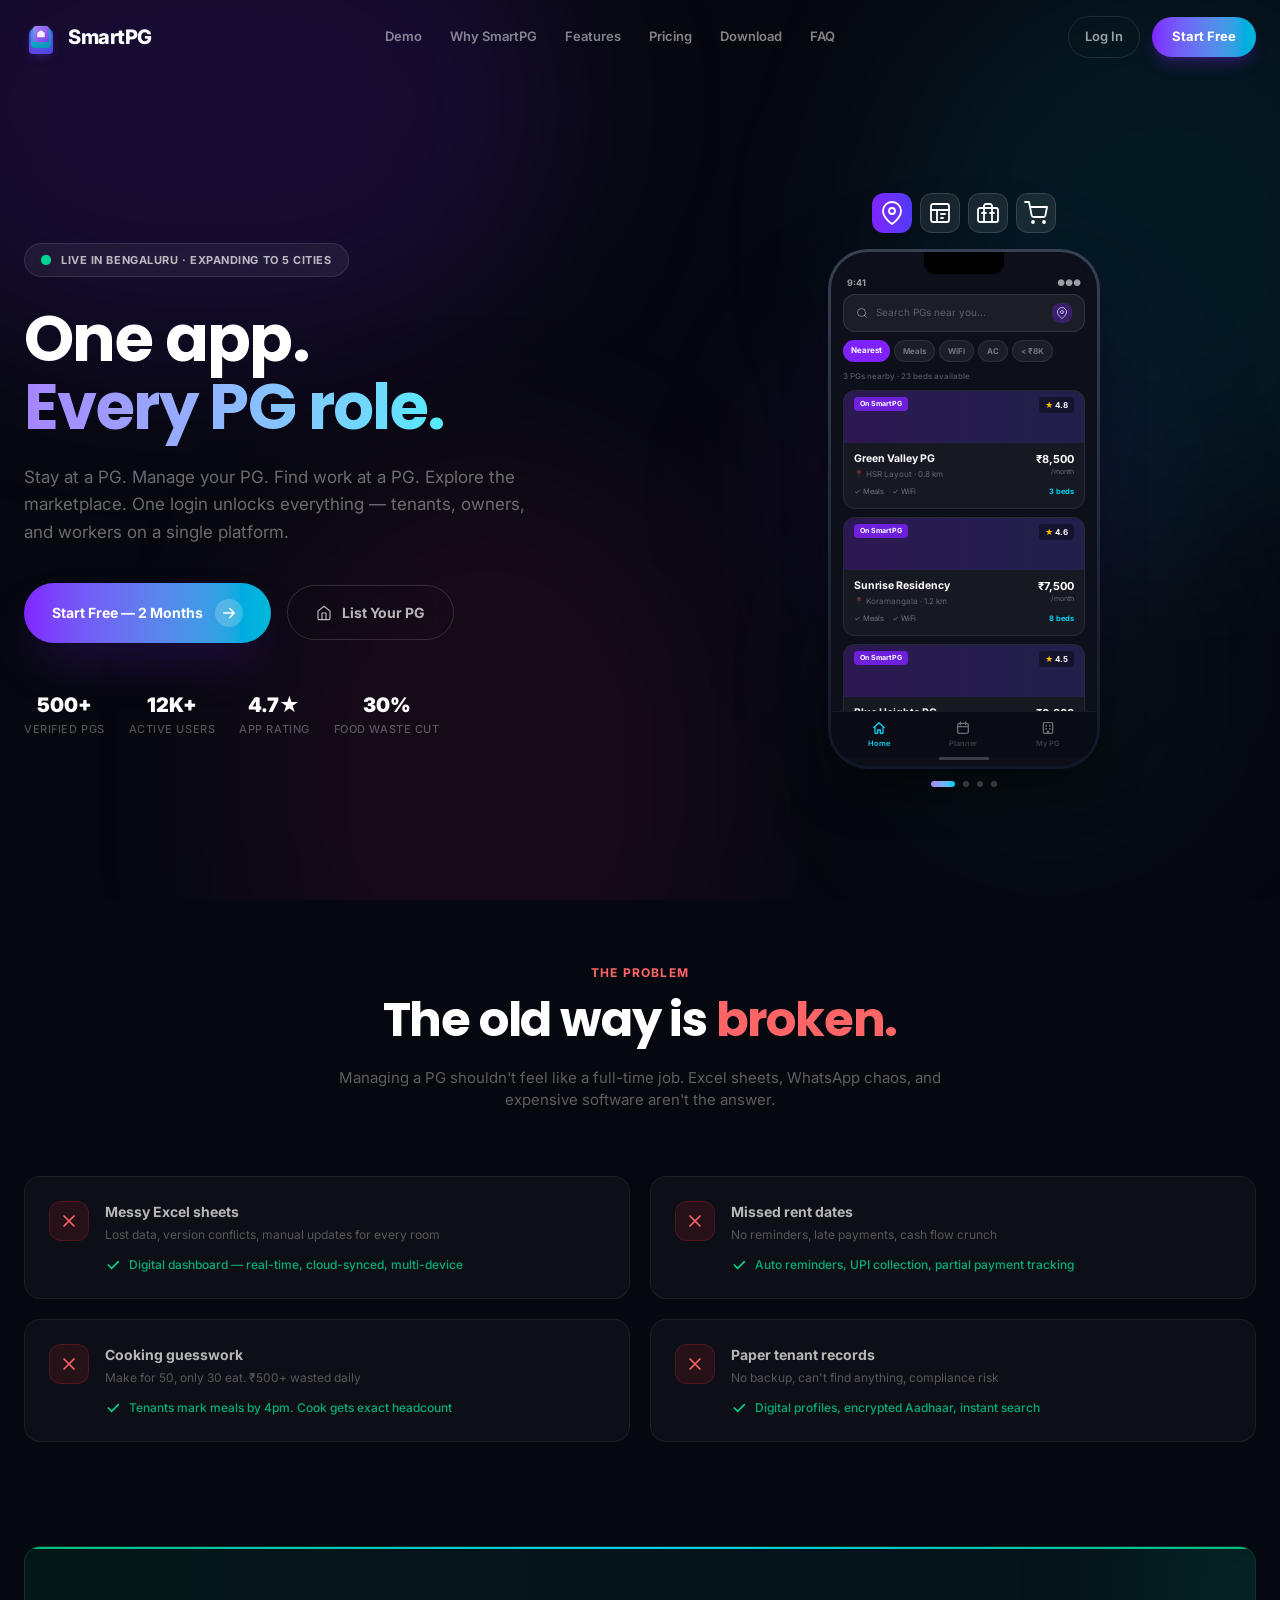
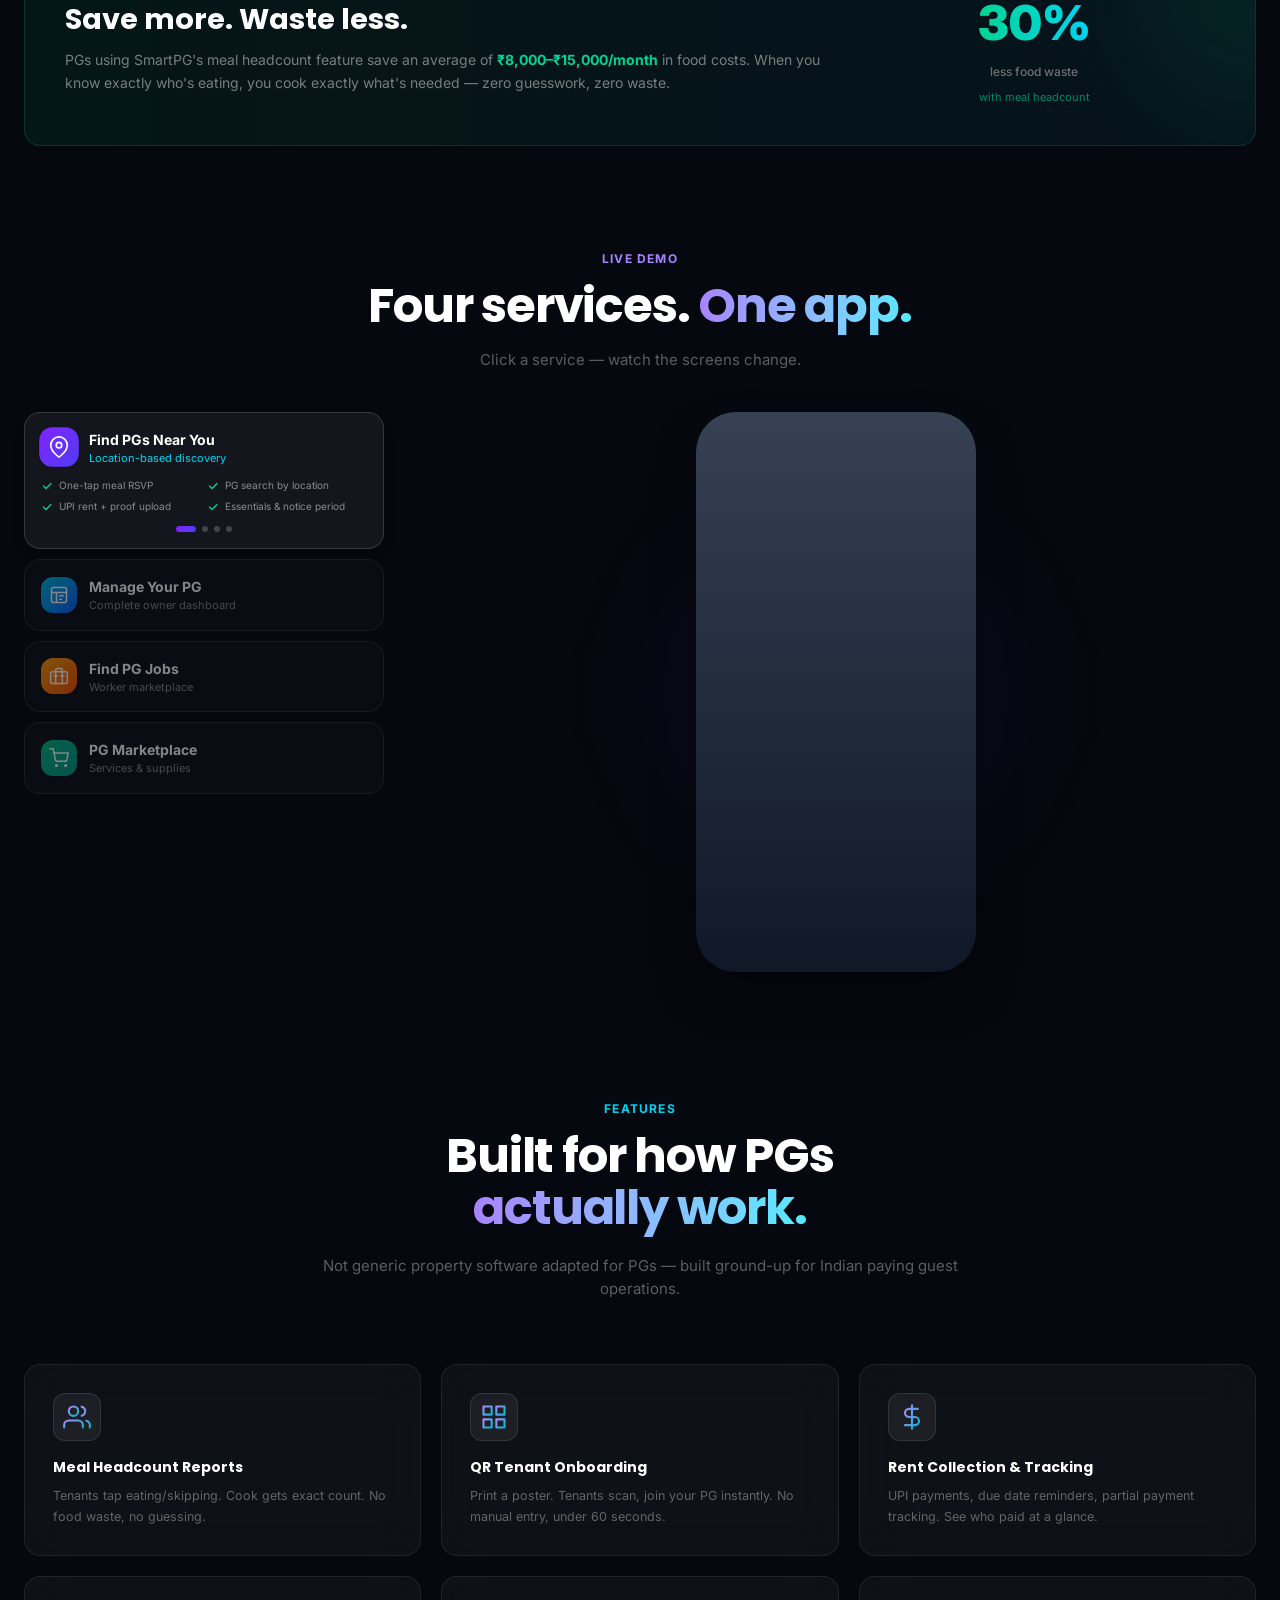
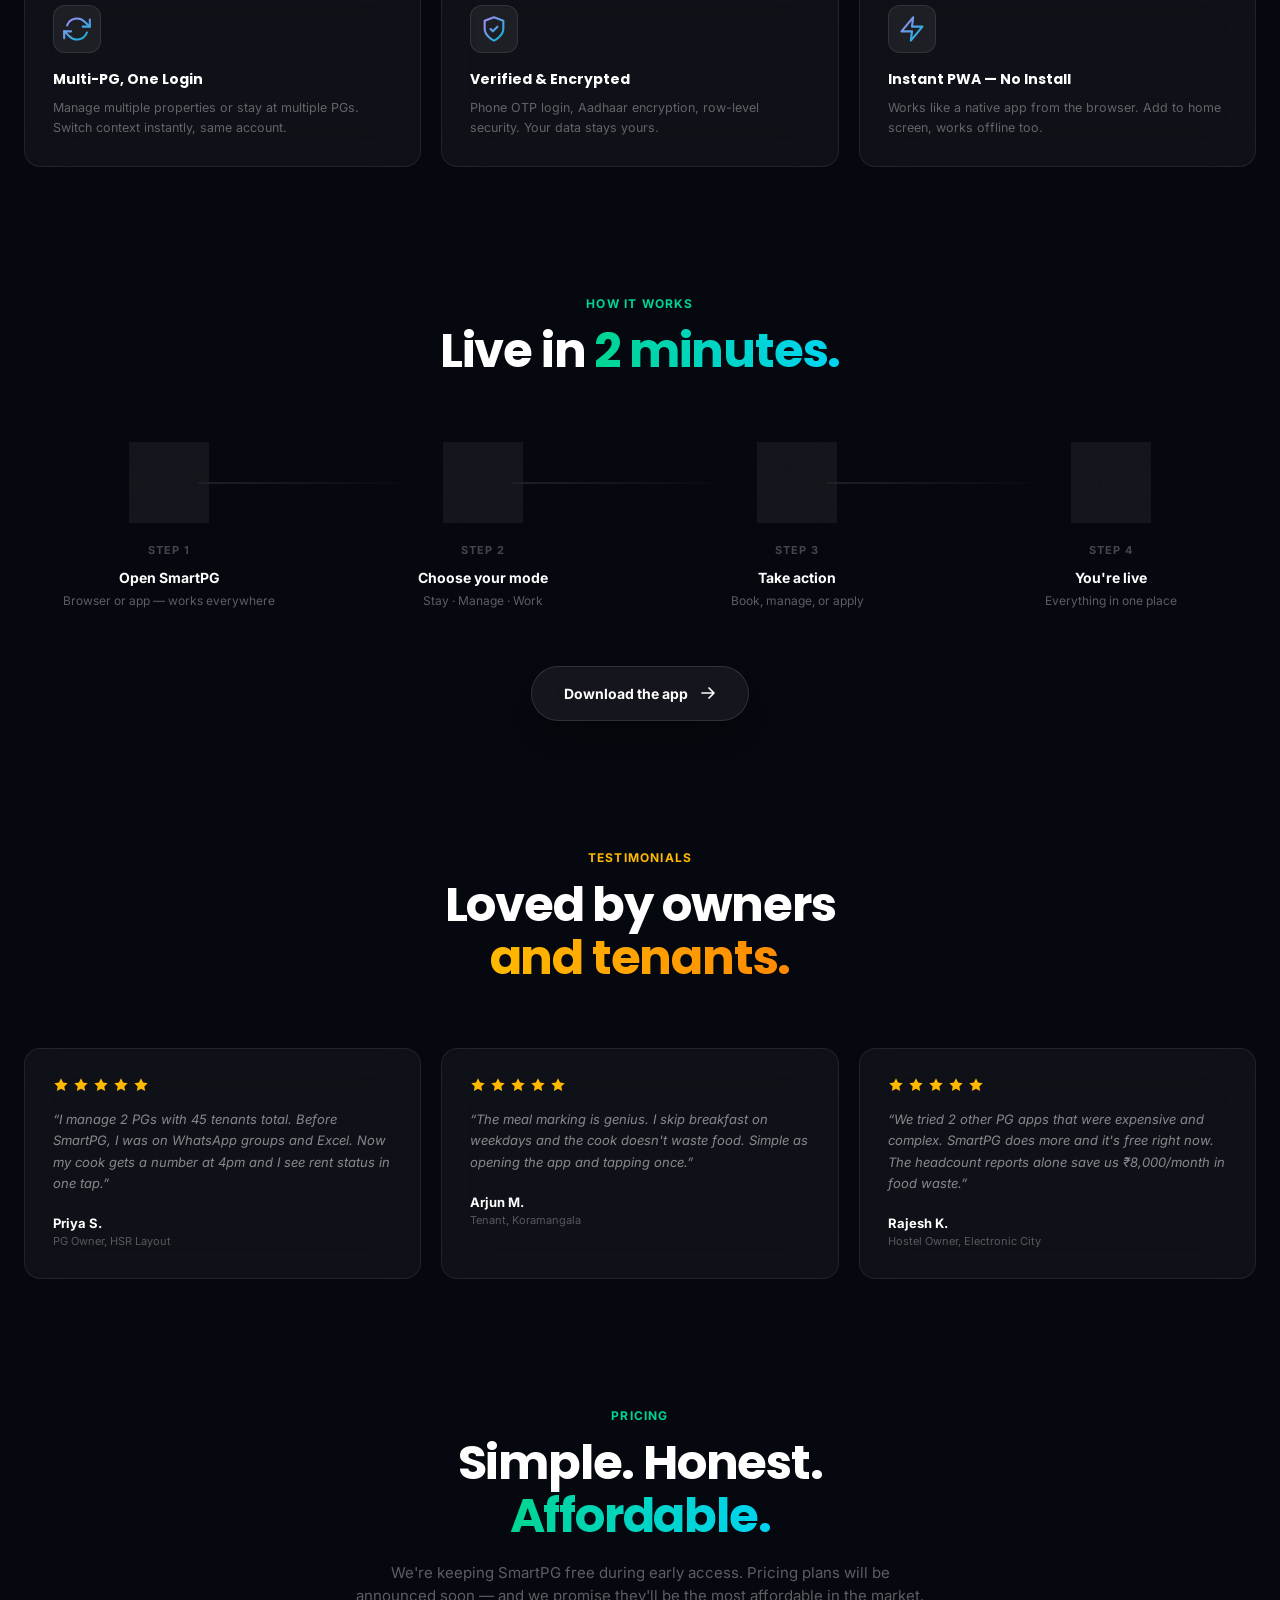
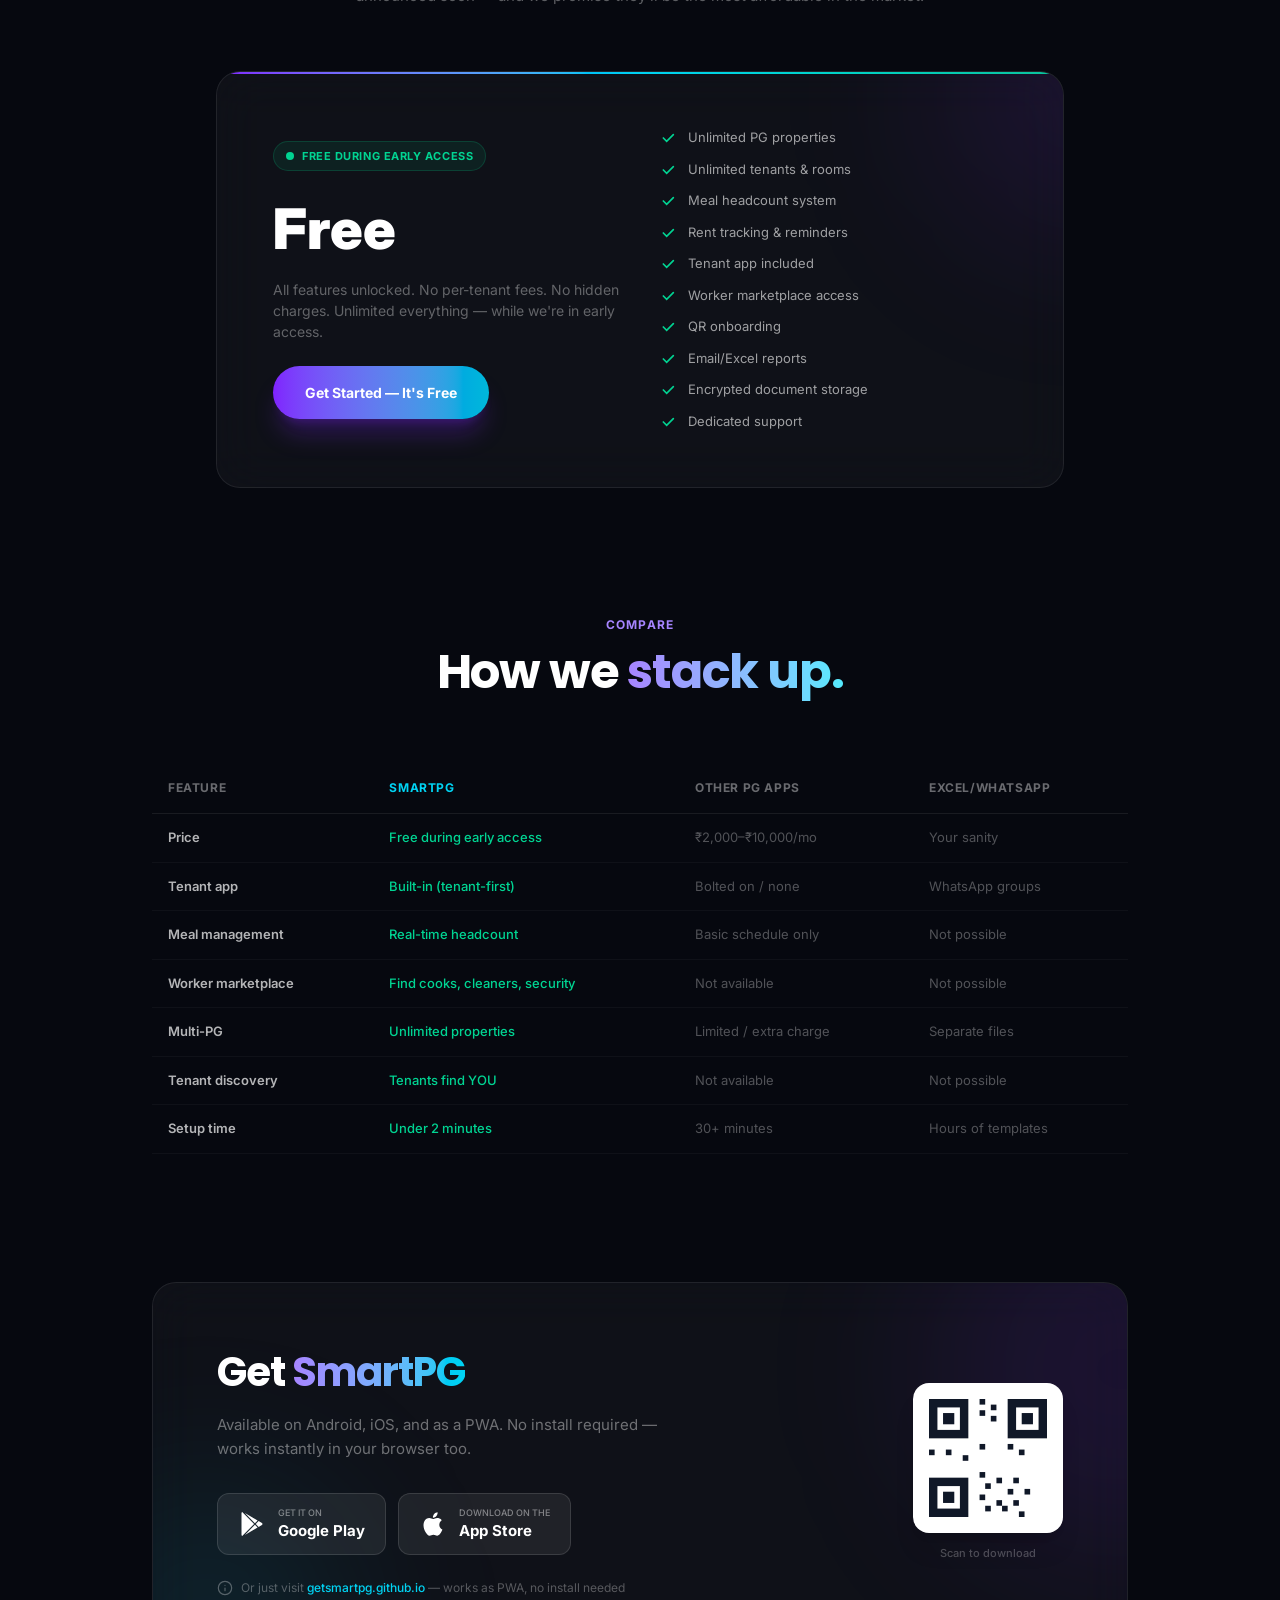
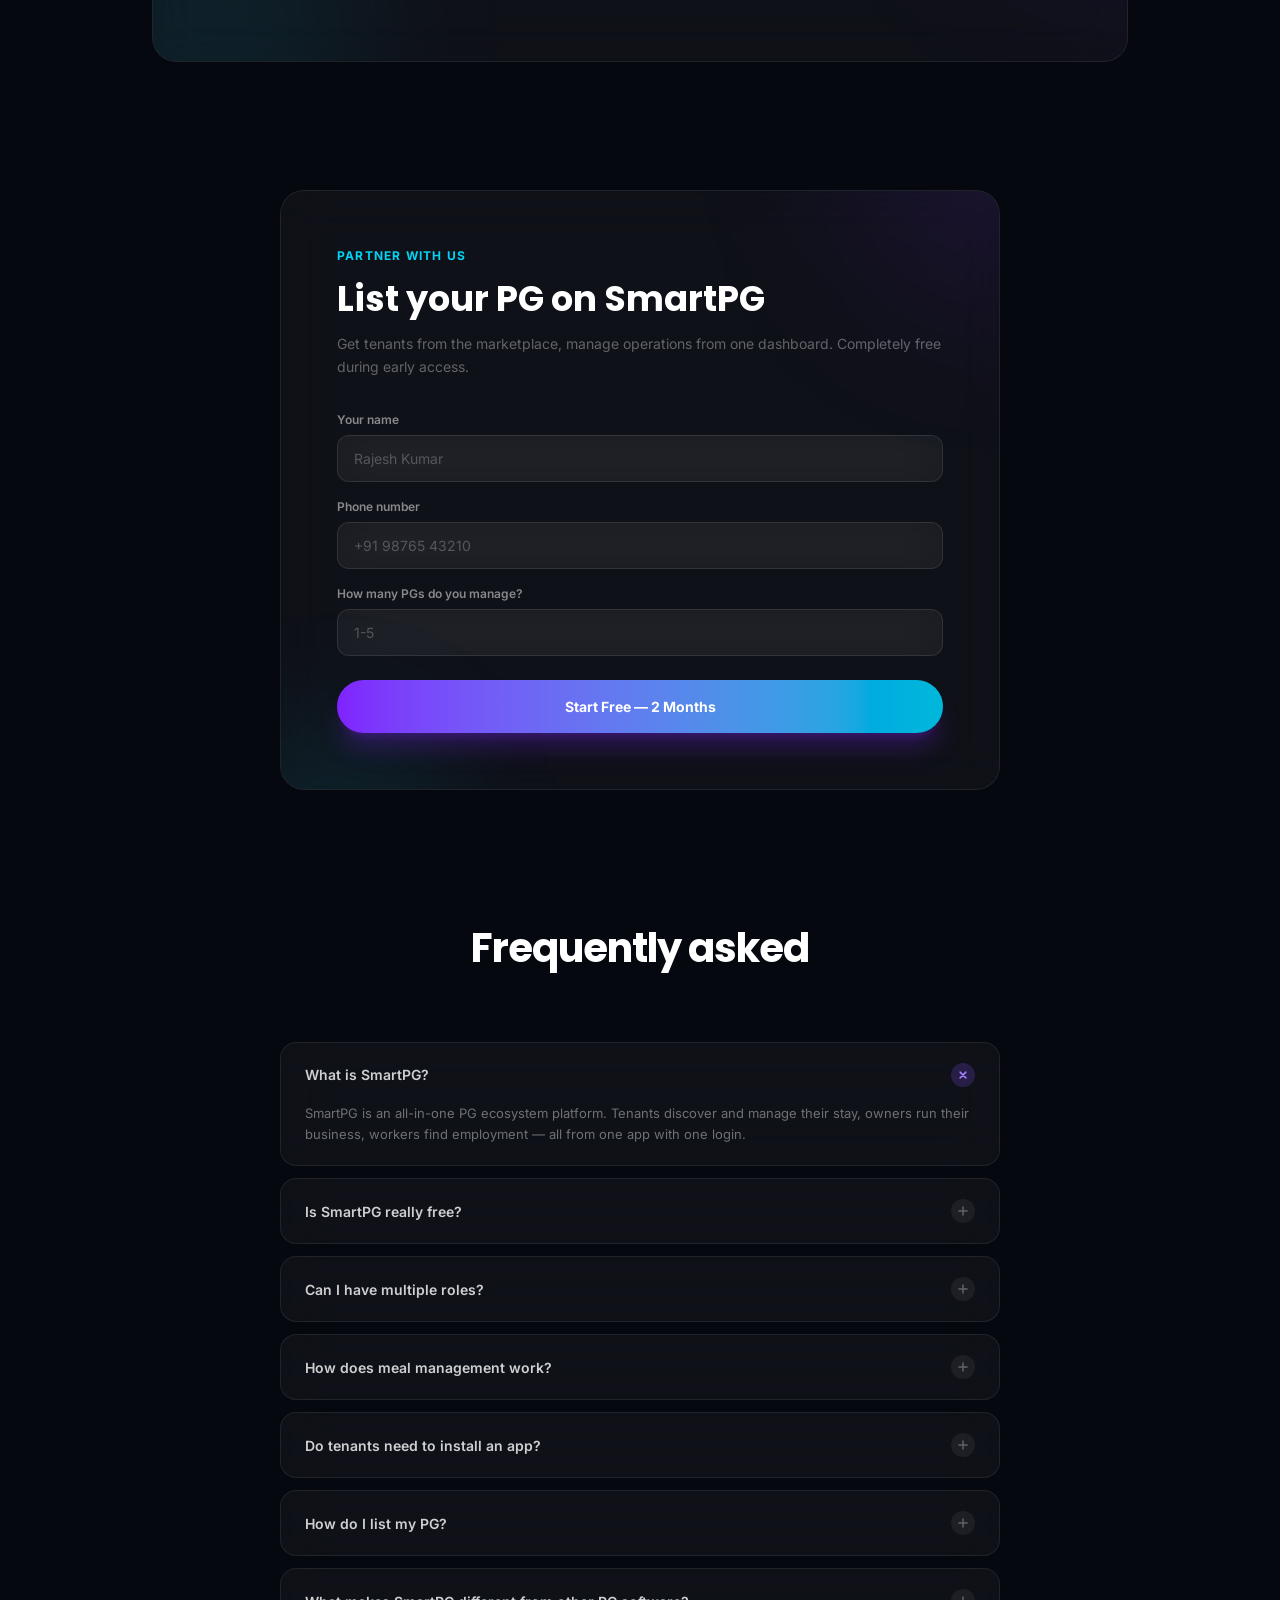
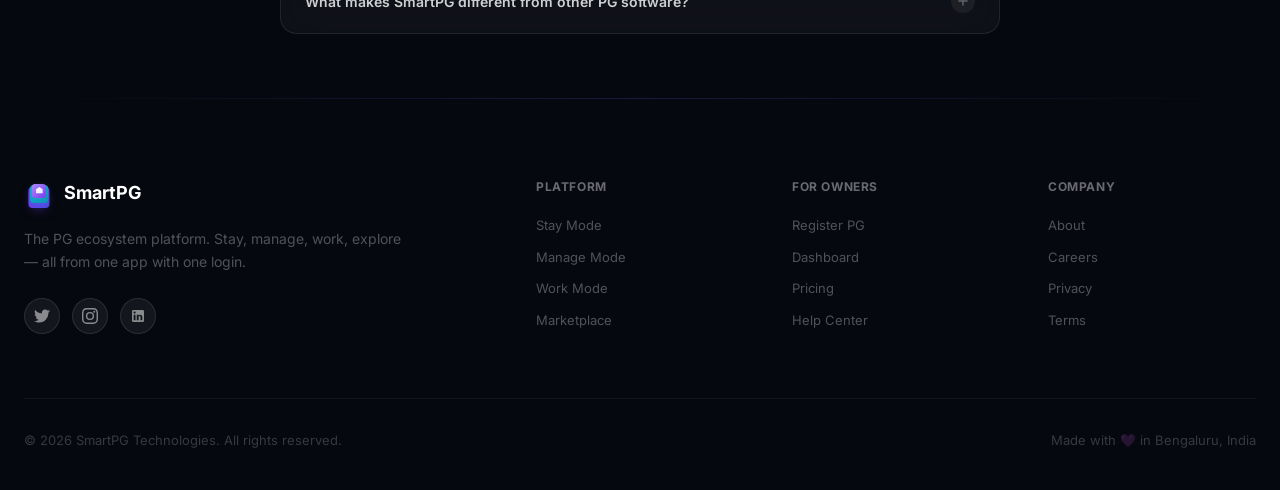
<file: index.html>
<!doctype html>
<html lang="en">
  <head>
    <meta charset="UTF-8" />
    <link rel="icon" type="image/svg+xml" href="/favicon.svg?v=2" />
    <link rel="apple-touch-icon" href="/pwa-192x192.png?v=2" />
    <meta name="viewport" content="width=device-width, initial-scale=1.0, viewport-fit=cover" />
    <meta name="theme-color" content="#0d1022" media="(prefers-color-scheme: dark)" />
    <meta name="theme-color" content="#f4f5ff" media="(prefers-color-scheme: light)" />
    <script>
      // Resolve theme before first paint — no flash of the wrong mode.
      // Priority: explicit user override (localStorage) > OS preference > dark.
      // Mirrored in src/lib/theme.tsx (ThemeProvider) once React mounts.
      (function () {
        try {
          var stored = localStorage.getItem('smartpg-theme-mode')
          var mode = stored === 'light' || stored === 'dark' ? stored : 'system'
          var resolved =
            mode === 'system'
              ? window.matchMedia('(prefers-color-scheme: dark)').matches
                ? 'dark'
                : 'light'
              : mode
          document.documentElement.setAttribute('data-theme', resolved)
        } catch (e) {}
      })()
    </script>
    <link rel="preconnect" href="https://fonts.googleapis.com" />
    <link rel="preconnect" href="https://fonts.gstatic.com" crossorigin />
    <link
      href="https://fonts.googleapis.com/css2?family=Poppins:wght@700&family=Inter:wght@400..800&display=swap"
      rel="stylesheet"
    />
    <title>SmartPG</title>
    <script type="module" crossorigin src="/assets/index-dFW4-meY.js"></script>
    <link rel="stylesheet" crossorigin href="/assets/index-BZrPZeNk.css">
  <link rel="manifest" href="/manifest.webmanifest"><script id="vite-plugin-pwa:register-sw" src="/registerSW.js"></script></head>
  <body>
    <div id="root"></div>
  </body>
</html>
</file>
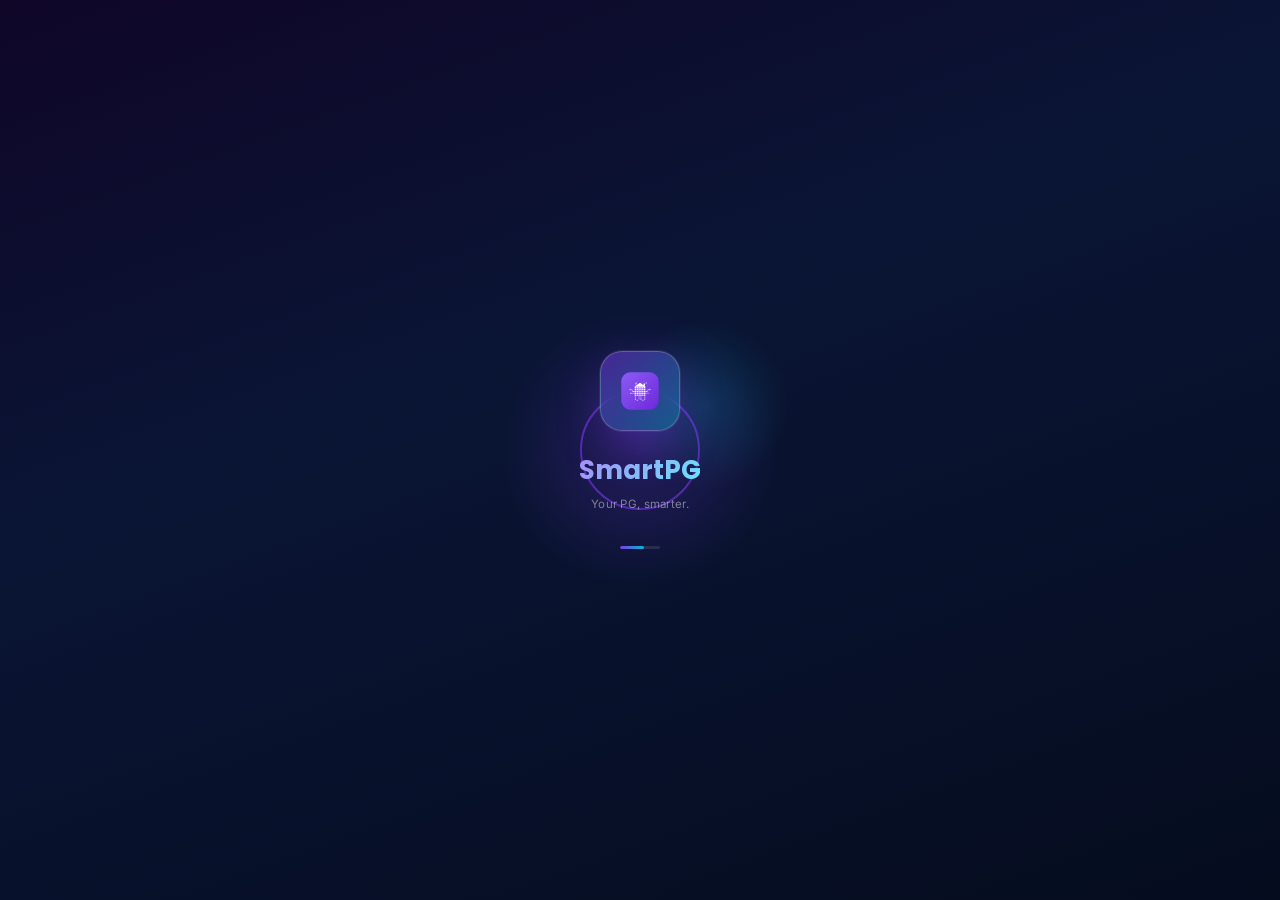
<file: webapp/index.html>
<!doctype html>
<html lang="en">
  <head>
    <meta charset="UTF-8" />
    <link rel="icon" type="image/svg+xml" href="/favicon.svg?v=2" />
    <link rel="apple-touch-icon" href="/pwa-192x192.png?v=2" />
    <meta name="viewport" content="width=device-width, initial-scale=1.0, viewport-fit=cover" />
    <meta name="theme-color" content="#0d1022" media="(prefers-color-scheme: dark)" />
    <meta name="theme-color" content="#f4f5ff" media="(prefers-color-scheme: light)" />
    <script>
      // Resolve theme before first paint — no flash of the wrong mode.
      // Priority: explicit user override (localStorage) > OS preference > dark.
      // Mirrored in src/lib/theme.tsx (ThemeProvider) once React mounts.
      (function () {
        try {
          var stored = localStorage.getItem('smartpg-theme-mode')
          var mode = stored === 'light' || stored === 'dark' ? stored : 'system'
          var resolved =
            mode === 'system'
              ? window.matchMedia('(prefers-color-scheme: dark)').matches
                ? 'dark'
                : 'light'
              : mode
          document.documentElement.setAttribute('data-theme', resolved)
        } catch (e) {}
      })()
    </script>
    <link rel="preconnect" href="https://fonts.googleapis.com" />
    <link rel="preconnect" href="https://fonts.gstatic.com" crossorigin />
    <link
      href="https://fonts.googleapis.com/css2?family=Poppins:wght@700&family=Inter:wght@400..800&display=swap"
      rel="stylesheet"
    />
    <title>SmartPG</title>
    <script type="module" crossorigin src="/assets/index-DqrRdGP-.js"></script>
    <link rel="stylesheet" crossorigin href="/assets/index-iRChLMmu.css">
  <link rel="manifest" href="/manifest.webmanifest"><script id="vite-plugin-pwa:register-sw" src="/registerSW.js"></script></head>
  <body>
    <div id="root"></div>
  </body>
</html>
</file>
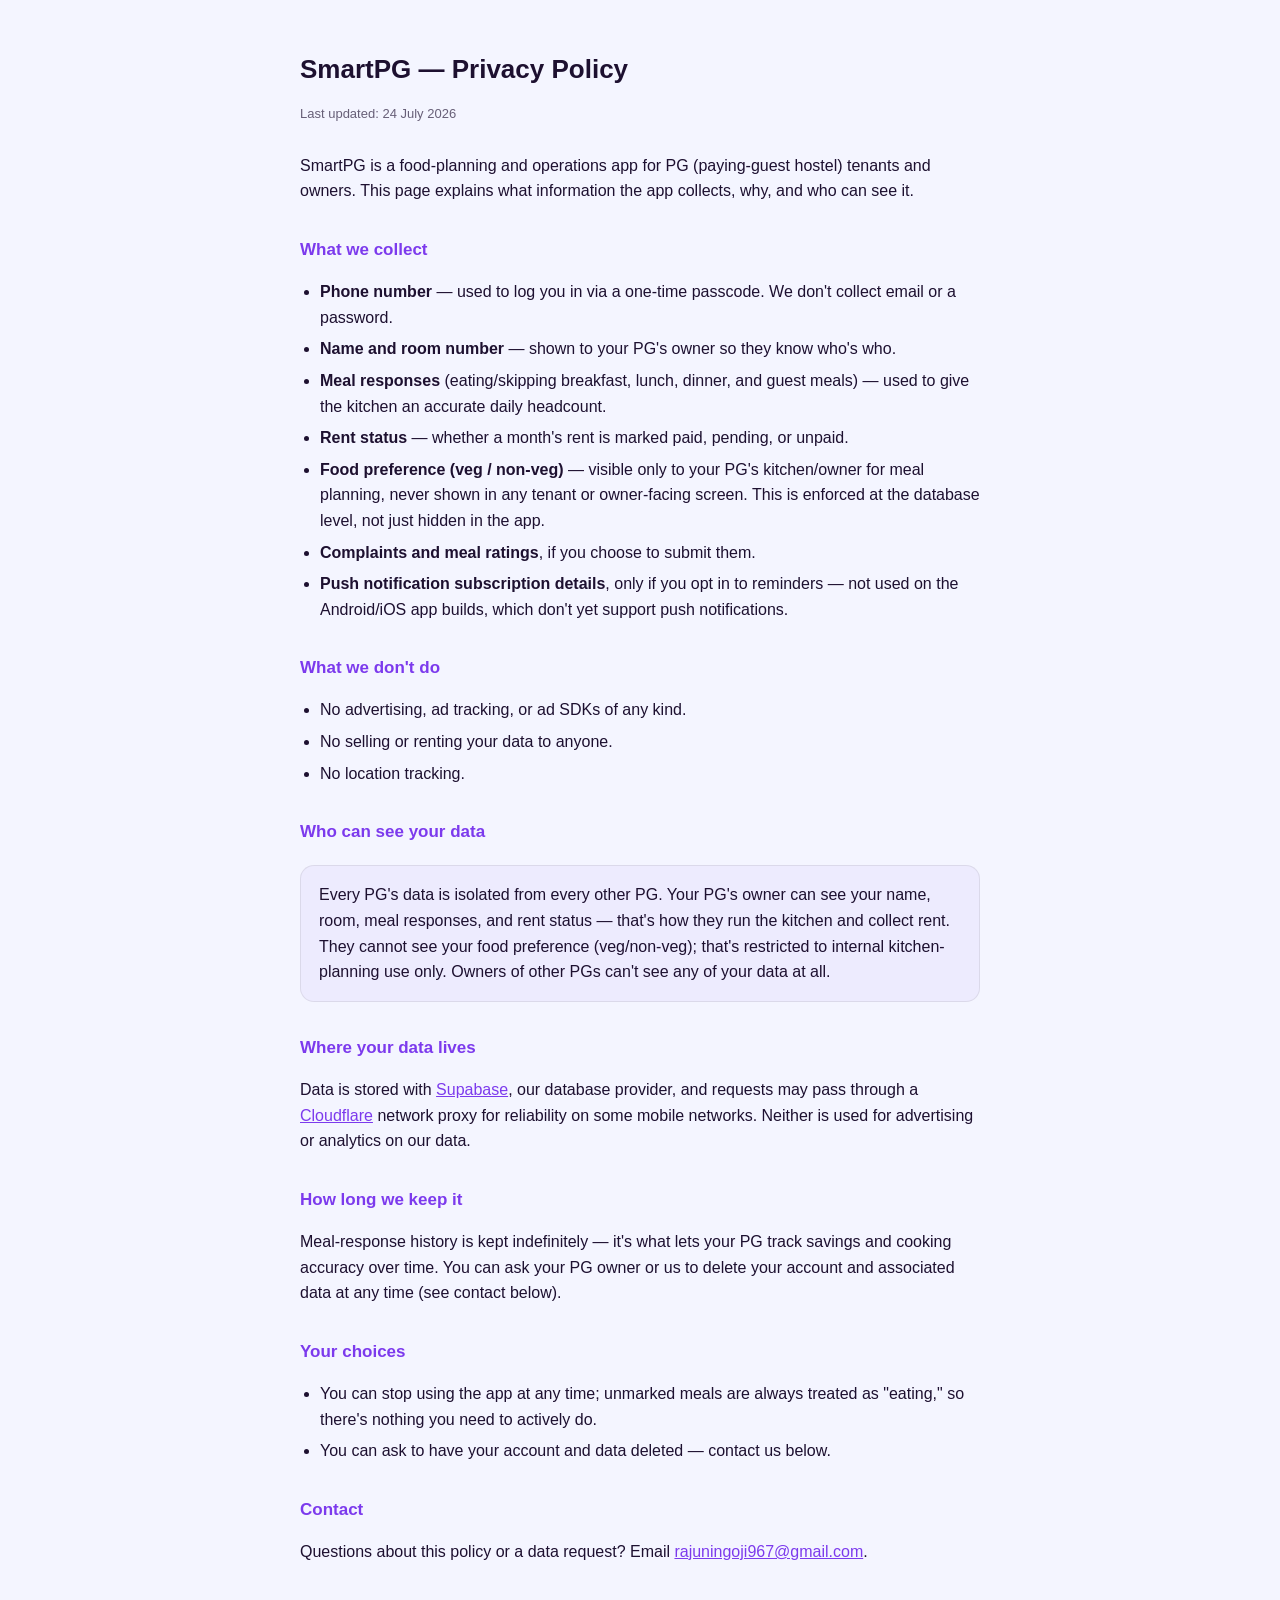
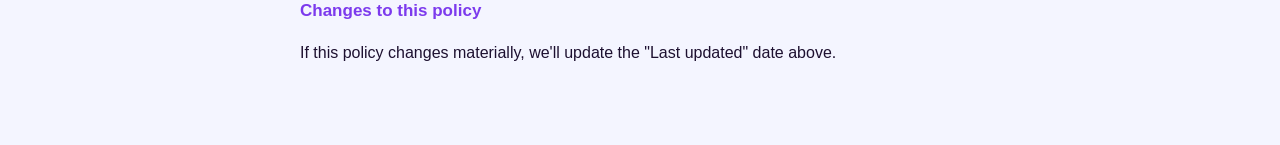
<file: privacy.html>
<!doctype html>
<html lang="en">
<head>
<meta charset="utf-8" />
<meta name="viewport" content="width=device-width, initial-scale=1" />
<title>Privacy Policy — SmartPG</title>
<style>
  :root { color-scheme: light dark; }
  body {
    margin: 0; padding: 32px 20px 64px; max-width: 680px; margin-inline: auto;
    font-family: -apple-system, BlinkMacSystemFont, 'Inter', Segoe UI, sans-serif;
    line-height: 1.6; color: #1d1030; background: #f4f5ff;
  }
  @media (prefers-color-scheme: dark) {
    body { background: #0d1022; color: #eceaf7; }
    a { color: #67e8f9; }
    .card { background: rgba(255,255,255,0.06); border-color: rgba(255,255,255,0.12); }
  }
  h1 { font-size: 26px; margin-bottom: 4px; }
  h2 { font-size: 17px; margin-top: 32px; color: #7c3aed; }
  .updated { font-size: 13px; opacity: 0.65; margin-bottom: 28px; }
  .card {
    border: 1px solid rgba(0,0,0,0.08); border-radius: 14px; padding: 16px 18px;
    margin: 20px 0; background: rgba(124,58,237,0.05);
  }
  a { color: #7c3aed; }
  ul { padding-left: 20px; }
  li { margin-bottom: 6px; }
</style>
</head>
<body>
  <h1>SmartPG — Privacy Policy</h1>
  <p class="updated">Last updated: 24 July 2026</p>

  <p>
    SmartPG is a food-planning and operations app for PG (paying-guest hostel)
    tenants and owners. This page explains what information the app collects,
    why, and who can see it.
  </p>

  <h2>What we collect</h2>
  <ul>
    <li><strong>Phone number</strong> — used to log you in via a one-time
      passcode. We don't collect email or a password.</li>
    <li><strong>Name and room number</strong> — shown to your PG's owner so
      they know who's who.</li>
    <li><strong>Meal responses</strong> (eating/skipping breakfast, lunch,
      dinner, and guest meals) — used to give the kitchen an accurate daily
      headcount.</li>
    <li><strong>Rent status</strong> — whether a month's rent is marked paid,
      pending, or unpaid.</li>
    <li><strong>Food preference (veg / non-veg)</strong> — visible only to
      your PG's kitchen/owner for meal planning, never shown in any tenant or
      owner-facing screen. This is enforced at the database level, not just
      hidden in the app.</li>
    <li><strong>Complaints and meal ratings</strong>, if you choose to submit
      them.</li>
    <li><strong>Push notification subscription details</strong>, only if you
      opt in to reminders — not used on the Android/iOS app builds, which
      don't yet support push notifications.</li>
  </ul>

  <h2>What we don't do</h2>
  <ul>
    <li>No advertising, ad tracking, or ad SDKs of any kind.</li>
    <li>No selling or renting your data to anyone.</li>
    <li>No location tracking.</li>
  </ul>

  <h2>Who can see your data</h2>
  <div class="card">
    Every PG's data is isolated from every other PG. Your PG's owner can see
    your name, room, meal responses, and rent status — that's how they run
    the kitchen and collect rent. They cannot see your food preference
    (veg/non-veg); that's restricted to internal kitchen-planning use only.
    Owners of other PGs can't see any of your data at all.
  </div>

  <h2>Where your data lives</h2>
  <p>
    Data is stored with <a href="https://supabase.com/privacy" target="_blank" rel="noopener">Supabase</a>,
    our database provider, and requests may pass through a
    <a href="https://www.cloudflare.com/privacypolicy/" target="_blank" rel="noopener">Cloudflare</a>
    network proxy for reliability on some mobile networks. Neither is used
    for advertising or analytics on our data.
  </p>

  <h2>How long we keep it</h2>
  <p>
    Meal-response history is kept indefinitely — it's what lets your PG
    track savings and cooking accuracy over time. You can ask your PG owner
    or us to delete your account and associated data at any time (see
    contact below).
  </p>

  <h2>Your choices</h2>
  <ul>
    <li>You can stop using the app at any time; unmarked meals are always
      treated as "eating," so there's nothing you need to actively do.</li>
    <li>You can ask to have your account and data deleted — contact us
      below.</li>
  </ul>

  <h2>Contact</h2>
  <p>
    Questions about this policy or a data request? Email
    <a href="mailto:rajuningoji967@gmail.com">rajuningoji967@gmail.com</a>.
  </p>

  <h2>Changes to this policy</h2>
  <p>
    If this policy changes materially, we'll update the "Last updated" date
    above.
  </p>
</body>
</html>
</file>
